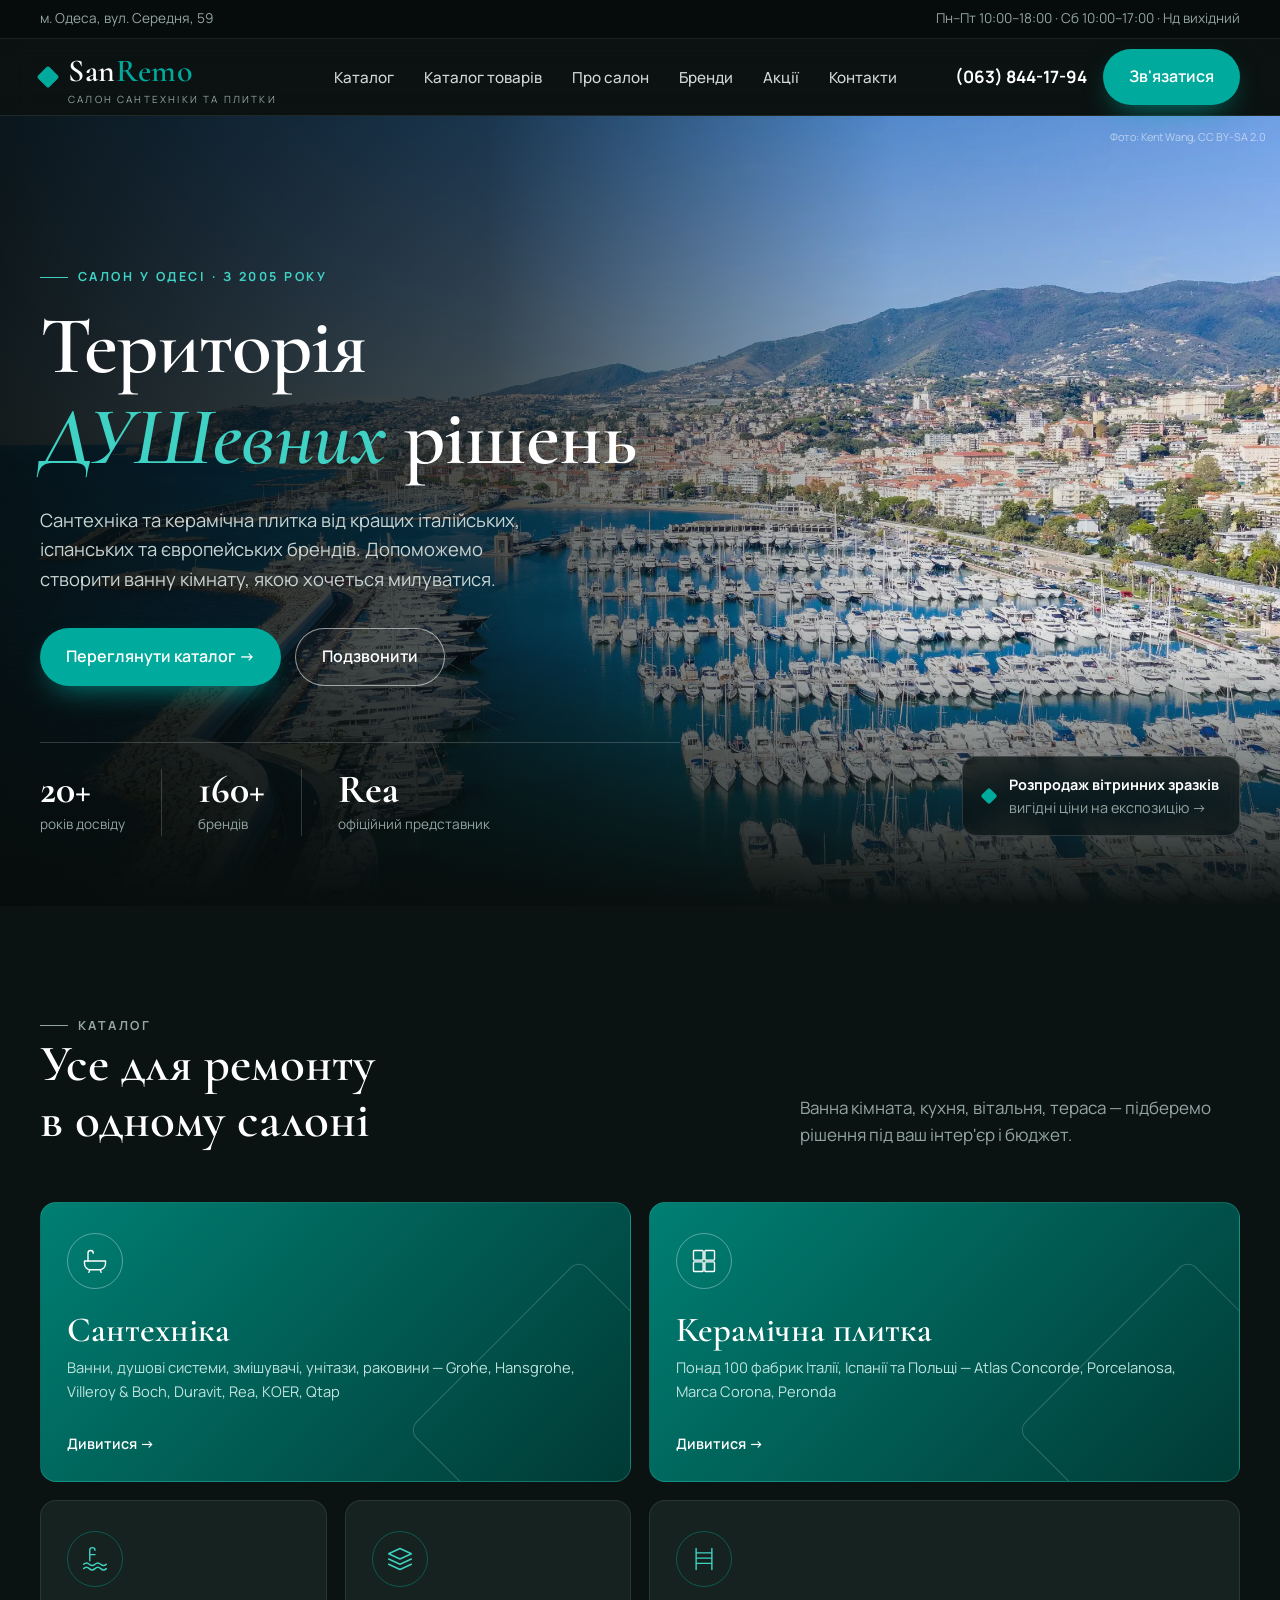
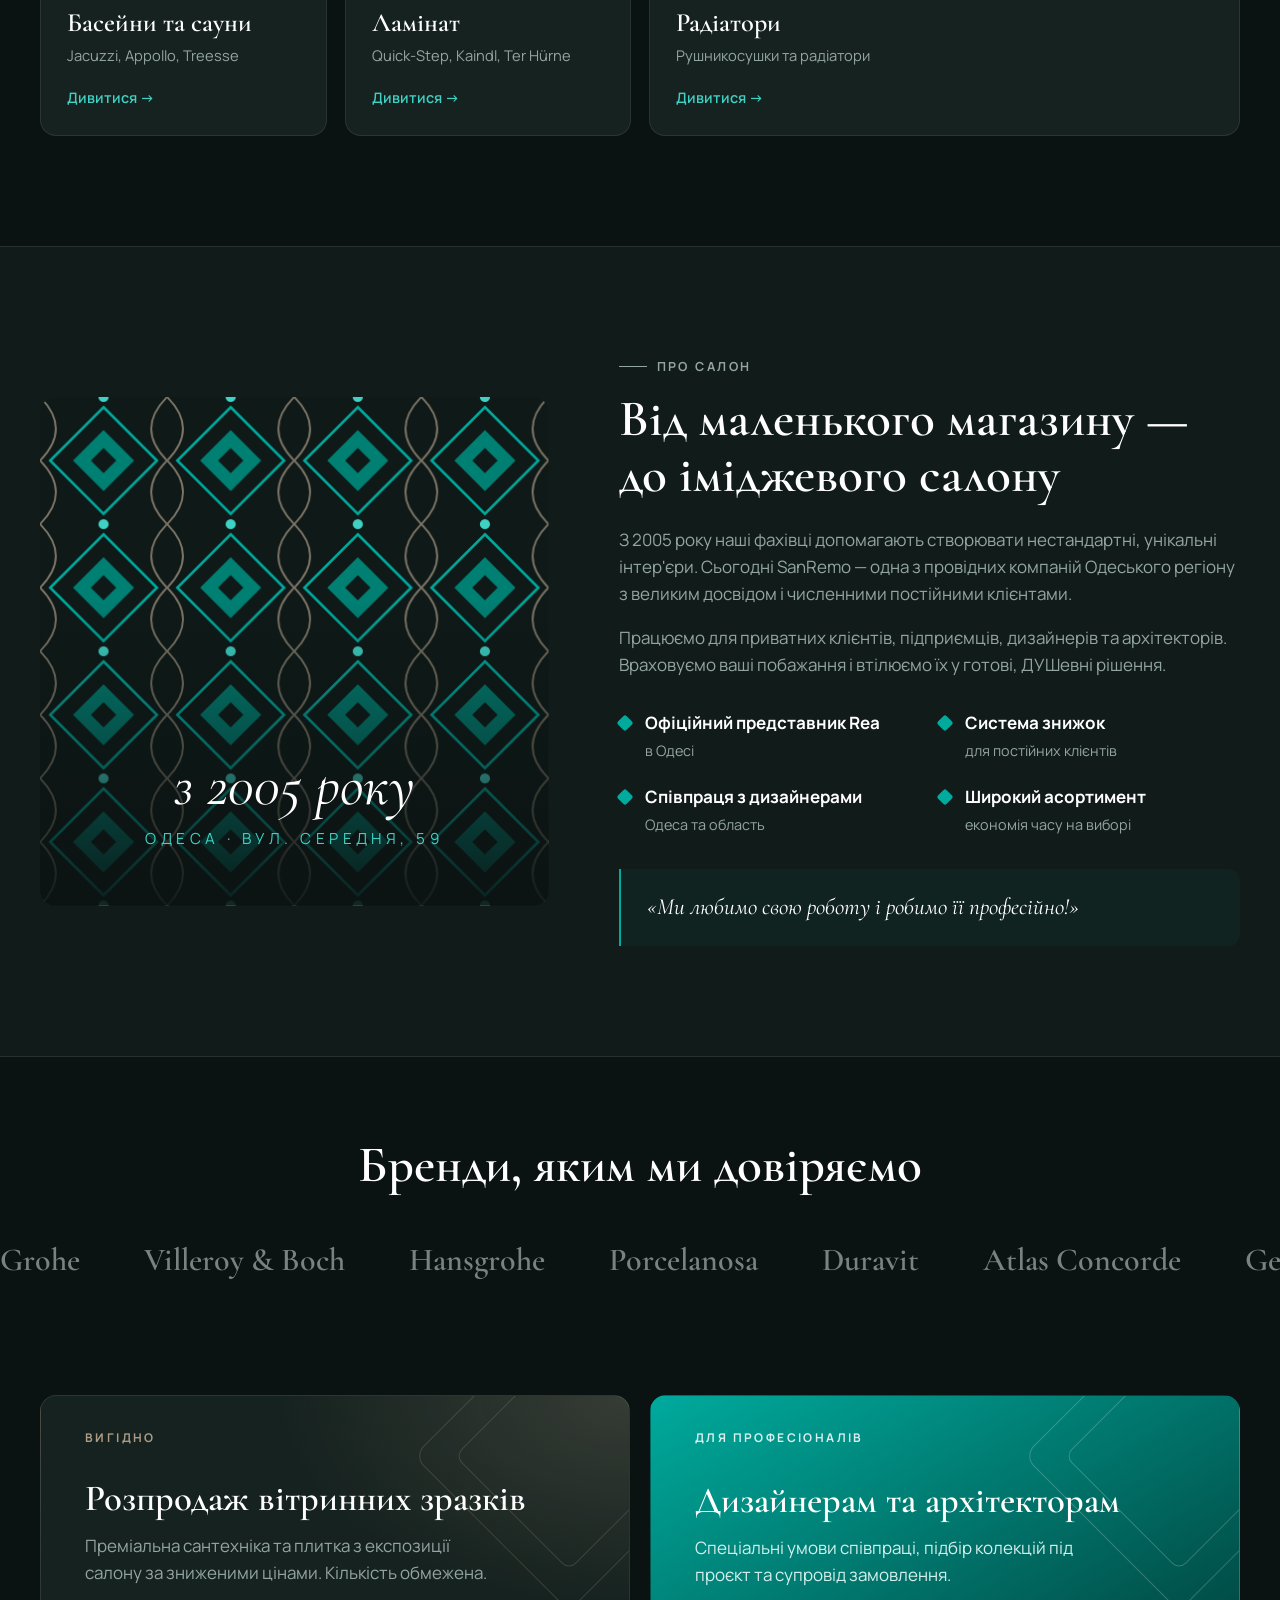
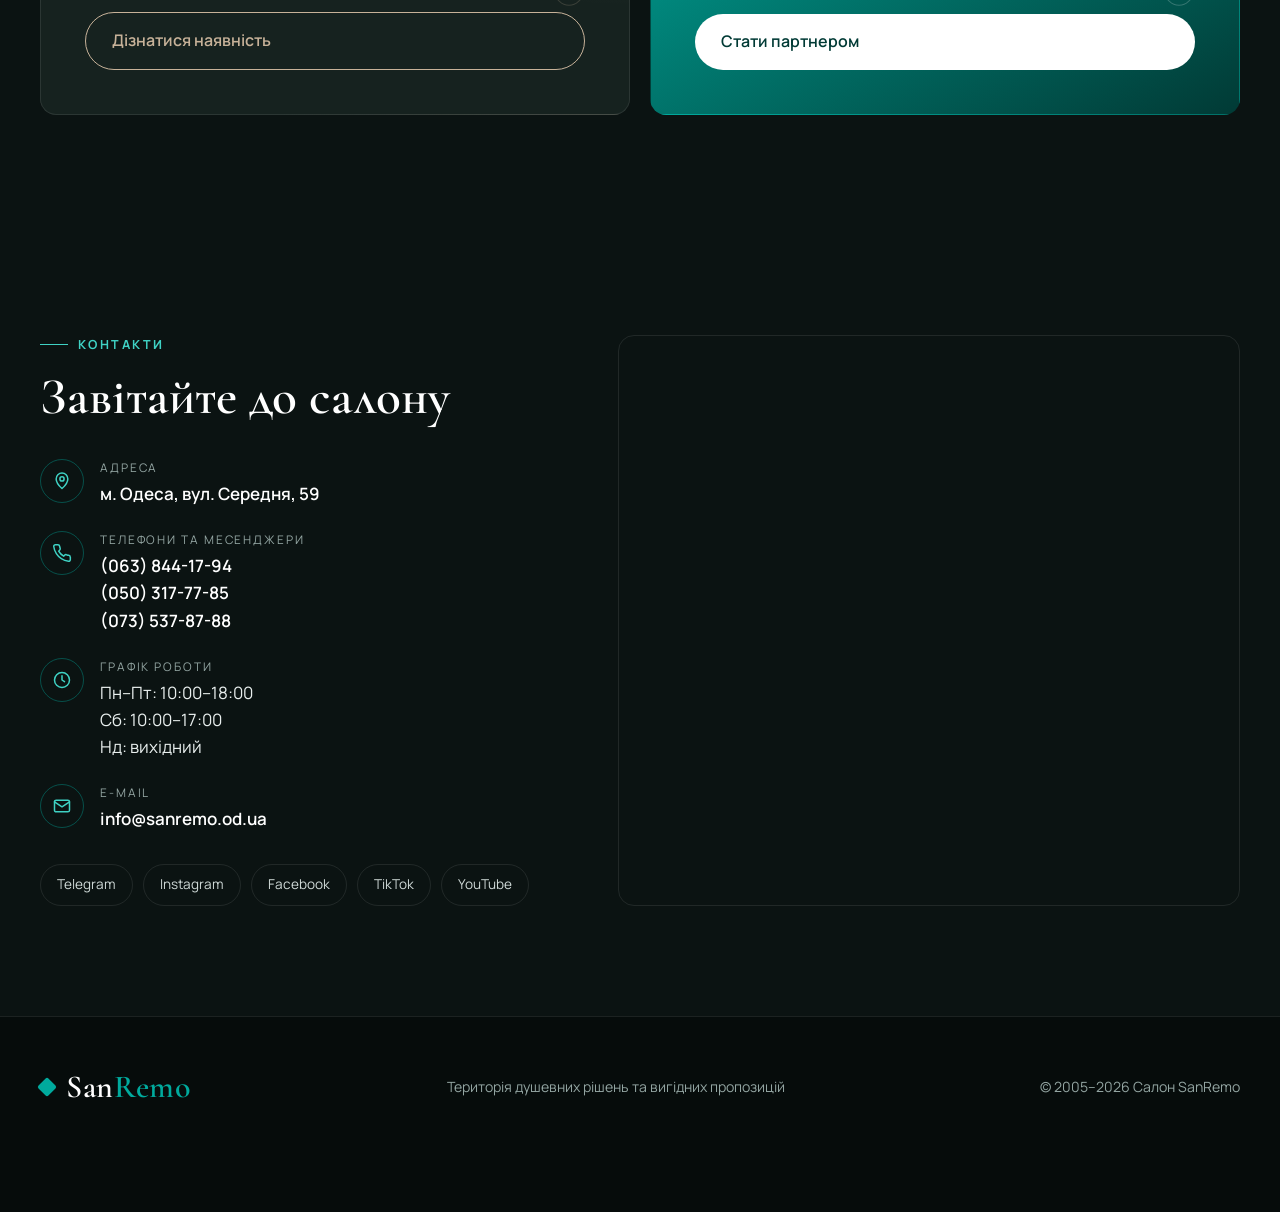
<file: index.html>
<!DOCTYPE html>
<html lang="uk">
<head>
<meta charset="utf-8">
<meta name="robots" content="noindex,nofollow">
<meta name="viewport" content="width=device-width, initial-scale=1">
<title>SanRemo — салон сантехніки та плитки в Одесі</title>
<meta name="description" content="Салон SanRemo в Одесі: сантехніка, керамічна плитка, ламінат, радіатори від кращих світових брендів. Вул. Середня, 59. З 2005 року.">
<meta name="theme-color" content="#0b1312">
<link rel="preconnect" href="https://fonts.googleapis.com">
<link rel="preconnect" href="https://fonts.gstatic.com" crossorigin>
<link href="https://fonts.googleapis.com/css2?family=Cormorant+Garamond:ital,wght@0,500;0,600;1,500&family=Manrope:wght@400;500;600;700&display=swap" rel="stylesheet">
<link rel="preload" as="image" href="assets/hero-portosole.webp">
<link rel="stylesheet" href="assets/site.css?v=3">
</head>
<body>

<div class="topbar">
  <div class="container">
    <span>м. Одеса, вул. Середня, 59</span>
    <span class="hours">Пн–Пт 10:00–18:00 · Сб 10:00–17:00 · Нд вихідний</span>
  </div>
</div>

<header class="site">
  <div class="container">
    <a href="#" class="logo" aria-label="SanRemo — на головну">
      <span class="diamond" style="width:16px;height:16px"></span>
      <div>
        <div class="logo-word">San<span>Remo</span></div>
        <small>салон сантехніки та плитки</small>
      </div>
    </a>
    <nav class="main" id="nav">
      <ul>
        <li><a href="#catalog">Каталог</a></li>
        <li><a href="catalog.html">Каталог товарів</a></li>
        <li><a href="#about">Про салон</a></li>
        <li><a href="#brands">Бренди</a></li>
        <li><a href="#offers">Акції</a></li>
        <li><a href="#contacts">Контакти</a></li>
      </ul>
    </nav>
    <div class="header-call">
      <a class="phone" href="tel:+380638441794">(063) 844-17-94</a>
      <a class="btn btn-primary" href="#contacts">Зв'язатися</a>
      <button class="burger" aria-label="Меню" onclick="document.getElementById('nav').classList.toggle('open')">☰</button>
    </div>
  </div>
</header>

<main>
<section class="hero">
  <div class="hero-bg" role="img" aria-label="Санремо, Лігурійська Рив'єра"></div>
  <a class="photo-credit" href="https://commons.wikimedia.org/wiki/File:Sanremo_-_Portosole.jpg" target="_blank" rel="noopener">Фото: Kent Wang, CC BY-SA 2.0</a>
  <div class="container">
    <div class="hero-inner fade-up">
      <p class="eyebrow">Салон у Одесі · з 2005 року</p>
      <h1>Територія <em>ДУШевних</em> рішень</h1>
      <p class="lead">Сантехніка та керамічна плитка від кращих італійських, іспанських та європейських брендів. Допоможемо створити ванну кімнату, якою хочеться милуватися.</p>
      <div class="actions">
        <a class="btn btn-primary" href="#catalog">Переглянути каталог →</a>
        <a class="btn btn-ghost" href="tel:+380638441794">Подзвонити</a>
      </div>
      <div class="hero-facts">
        <div><b>20+</b><span>років досвіду</span></div>
        <div><b>160+</b><span>брендів</span></div>
        <div><b>Rea</b><span>офіційний представник</span></div>
      </div>
    </div>
    <a class="hero-badge fade-up" href="#offers" style="animation-delay:.4s">
      <span class="diamond"></span>
      <div><b>Розпродаж вітринних зразків</b><br><span>вигідні ціни на експозицію →</span></div>
    </a>
  </div>
</section>

<section id="catalog">
  <div class="container">
    <div class="section-head reveal">
      <div>
        <p class="eyebrow">Каталог</p>
        <h2>Усе для ремонту<br>в одному салоні</h2>
      </div>
      <p>Ванна кімната, кухня, вітальня, тераса — підберемо рішення під ваш інтер'єр і бюджет.</p>
    </div>
    <div class="cats">
      <a href="catalog.html" class="cat big reveal">
        <div class="ico"><svg viewBox="0 0 32 32"><path d="M4 16h24v3a7 7 0 0 1-7 7H11a7 7 0 0 1-7-7z"/><path d="M8 16V7a3 3 0 0 1 6 0"/><path d="M10 26l-1 3M22 26l1 3"/></svg></div>
        <h3>Сантехніка</h3>
        <p>Ванни, душові системи, змішувачі, унітази, раковини — Grohe, Hansgrohe, Villeroy&nbsp;&amp;&nbsp;Boch, Duravit, Rea, KOER, Qtap</p>
        <span class="arrow">Дивитися →</span>
      </a>
      <a href="#" class="cat big reveal">
        <div class="ico"><svg viewBox="0 0 32 32"><rect x="4" y="4" width="11" height="11" rx="1"/><rect x="17" y="4" width="11" height="11" rx="1"/><rect x="4" y="17" width="11" height="11" rx="1"/><rect x="17" y="17" width="11" height="11" rx="1"/></svg></div>
        <h3>Керамічна плитка</h3>
        <p>Понад 100 фабрик Італії, Іспанії та Польщі — Atlas Concorde, Porcelanosa, Marca Corona, Peronda</p>
        <span class="arrow">Дивитися →</span>
      </a>
      <a href="#" class="cat reveal">
        <div class="ico"><svg viewBox="0 0 32 32"><path d="M3 22q3.25-3 6.5 0t6.5 0 6.5 0 6.5 0"/><path d="M3 27q3.25-3 6.5 0t6.5 0 6.5 0 6.5 0"/><path d="M10 18V6a3 3 0 0 1 6 0M10 11h6"/></svg></div>
        <h3>Басейни та сауни</h3><p>Jacuzzi, Appollo, Treesse</p><span class="arrow">Дивитися →</span>
      </a>
      <a href="#" class="cat reveal">
        <div class="ico"><svg viewBox="0 0 32 32"><path d="M3 10l13-6 13 6-13 6z"/><path d="M3 16l13 6 13-6"/><path d="M3 22l13 6 13-6"/></svg></div>
        <h3>Ламінат</h3><p>Quick-Step, Kaindl, Ter Hürne</p><span class="arrow">Дивитися →</span>
      </a>
      <a href="#" class="cat wide reveal">
        <div class="ico"><svg viewBox="0 0 32 32"><path d="M7 4v24M25 4v24M7 9h18M7 15h18M7 21h18"/></svg></div>
        <h3>Радіатори</h3><p>Рушникосушки та радіатори</p><span class="arrow">Дивитися →</span>
      </a>
    </div>
  </div>
</section>

<section class="about" id="about">
  <div class="container">
    <div class="about-art reveal">
      <svg viewBox="0 0 400 400" aria-hidden="true">
        <defs>
          <pattern id="tile" width="100" height="100" patternUnits="userSpaceOnUse">
            <rect width="100" height="100" fill="#0e1918"/>
            <path d="M50 8 L92 50 L50 92 L8 50Z" fill="none" stroke="#00aa9d" stroke-width="2"/>
            <path d="M50 26 L74 50 L50 74 L26 50Z" fill="#007f73"/>
            <path d="M50 40 L60 50 L50 60 L40 50Z" fill="#0e1918"/>
            <path d="M0 0 Q25 25 0 50 M100 0 Q75 25 100 50 M0 100 Q25 75 0 50 M100 100 Q75 75 100 50" fill="none" stroke="#c7b299" stroke-width="1.5" opacity=".6"/>
            <circle cx="50" cy="0" r="4" fill="#3fd2c4"/><circle cx="50" cy="100" r="4" fill="#3fd2c4"/>
          </pattern>
          <linearGradient id="fade" x1="0" y1="0" x2="0" y2="1"><stop offset=".4" stop-color="#0b1312" stop-opacity="0"/><stop offset="1" stop-color="#0b1312" stop-opacity=".9"/></linearGradient>
        </defs>
        <rect width="400" height="400" fill="url(#tile)"/>
        <rect width="400" height="400" fill="url(#fade)"/>
        <text x="200" y="320" text-anchor="middle" font-family="Cormorant Garamond, serif" font-size="46" fill="#fff" font-style="italic">з 2005 року</text>
        <text x="200" y="352" text-anchor="middle" font-family="Manrope, sans-serif" font-size="12" letter-spacing="3.5" fill="#3fd2c4">ОДЕСА · ВУЛ. СЕРЕДНЯ, 59</text>
      </svg>
    </div>
    <div class="reveal">
      <p class="eyebrow">Про салон</p>
      <h2>Від маленького магазину — до іміджевого салону</h2>
      <p style="margin-top:22px">З 2005 року наші фахівці допомагають створювати нестандартні, унікальні інтер'єри. Сьогодні SanRemo — одна з провідних компаній Одеського регіону з великим досвідом і численними постійними клієнтами.</p>
      <p>Працюємо для приватних клієнтів, підприємців, дизайнерів та архітекторів. Враховуємо ваші побажання і втілюємо їх у готові, ДУШевні рішення.</p>
      <div class="perks">
        <div class="perk"><span class="diamond"></span><div><b>Офіційний представник Rea</b><span>в Одесі</span></div></div>
        <div class="perk"><span class="diamond"></span><div><b>Система знижок</b><span>для постійних клієнтів</span></div></div>
        <div class="perk"><span class="diamond"></span><div><b>Співпраця з дизайнерами</b><span>Одеса та область</span></div></div>
        <div class="perk"><span class="diamond"></span><div><b>Широкий асортимент</b><span>економія часу на виборі</span></div></div>
      </div>
      <div class="quote">«Ми любимо свою роботу і робимо її професійно!»</div>
    </div>
  </div>
</section>

<div class="brands" id="brands">
  <h2 class="reveal">Бренди, яким ми довіряємо</h2>
  <div class="marquee" aria-label="Бренди">
    <span>Grohe</span><span>Villeroy &amp; Boch</span><span>Hansgrohe</span><span>Porcelanosa</span><span>Duravit</span><span>Atlas Concorde</span><span>Geberit</span><span>Marca Corona</span><span>Rea</span><span>Laufen</span><span>Ravak</span><span>Peronda</span><span>Kaldewei</span><span>Ragno</span><span>Gessi</span><span>Quick-Step</span>
    <span aria-hidden="true">Grohe</span><span aria-hidden="true">Villeroy &amp; Boch</span><span aria-hidden="true">Hansgrohe</span><span aria-hidden="true">Porcelanosa</span><span aria-hidden="true">Duravit</span><span aria-hidden="true">Atlas Concorde</span><span aria-hidden="true">Geberit</span><span aria-hidden="true">Marca Corona</span><span aria-hidden="true">Rea</span><span aria-hidden="true">Laufen</span><span aria-hidden="true">Ravak</span><span aria-hidden="true">Peronda</span><span aria-hidden="true">Kaldewei</span><span aria-hidden="true">Ragno</span><span aria-hidden="true">Gessi</span><span aria-hidden="true">Quick-Step</span>
  </div>
</div>

<section class="offers" id="offers">
  <div class="container">
    <div class="grid">
      <div class="offer sale reveal">
        <span class="tag">Вигідно</span><span class="shape" style="color:var(--sand)"></span>
        <h3>Розпродаж вітринних зразків</h3>
        <p>Преміальна сантехніка та плитка з експозиції салону за зниженими цінами. Кількість обмежена.</p>
        <a class="btn" href="#contacts">Дізнатися наявність</a>
      </div>
      <div class="offer design reveal">
        <span class="tag">Для професіоналів</span><span class="shape" style="color:#fff"></span>
        <h3>Дизайнерам та архітекторам</h3>
        <p>Спеціальні умови співпраці, підбір колекцій під проєкт та супровід замовлення.</p>
        <a class="btn" href="#contacts">Стати партнером</a>
      </div>
    </div>
  </div>
</section>

<section class="contacts" id="contacts">
  <div class="container">
    <div class="reveal">
      <p class="eyebrow">Контакти</p>
      <h2>Завітайте до салону</h2>
      <ul class="c-list">
        <li><span class="c-ico"><svg viewBox="0 0 24 24"><path d="M12 21s-7-6.2-7-11.5A7 7 0 0 1 19 9.5C19 14.8 12 21 12 21z"/><circle cx="12" cy="9.5" r="2.5"/></svg></span>
          <div><span class="lbl">Адреса</span><a href="https://maps.google.com/?q=46.4810,30.6858" target="_blank" rel="noopener">м. Одеса, вул. Середня, 59</a></div></li>
        <li><span class="c-ico"><svg viewBox="0 0 24 24"><path d="M22 16.9v3a2 2 0 0 1-2.2 2 19.8 19.8 0 0 1-8.6-3.1 19.5 19.5 0 0 1-6-6A19.8 19.8 0 0 1 2.1 4.2 2 2 0 0 1 4.1 2h3a2 2 0 0 1 2 1.7c.1.9.4 1.8.7 2.7a2 2 0 0 1-.5 2.1L8 9.8a16 16 0 0 0 6 6l1.3-1.3a2 2 0 0 1 2.1-.4c.9.3 1.8.6 2.7.7a2 2 0 0 1 1.7 2z"/></svg></span>
          <div><span class="lbl">Телефони та месенджери</span>
            <a href="tel:+380638441794">(063) 844-17-94</a><br>
            <a href="tel:+380503177785">(050) 317-77-85</a><br>
            <a href="tel:+380735378788">(073) 537-87-88</a></div></li>
        <li><span class="c-ico"><svg viewBox="0 0 24 24"><circle cx="12" cy="12" r="9"/><path d="M12 7v5l3 2"/></svg></span>
          <div><span class="lbl">Графік роботи</span>Пн–Пт: 10:00–18:00<br>Сб: 10:00–17:00<br>Нд: вихідний</div></li>
        <li><span class="c-ico"><svg viewBox="0 0 24 24"><rect x="3" y="5" width="18" height="14" rx="2"/><path d="M3 7l9 6 9-6"/></svg></span>
          <div><span class="lbl">E-mail</span><a href="mailto:info@sanremo.od.ua">info@sanremo.od.ua</a></div></li>
      </ul>
      <div class="socials">
        <a href="https://t.me/SanRemoSalon" target="_blank" rel="noopener">Telegram</a>
        <a href="https://www.instagram.com/sanremosalonodessa/" target="_blank" rel="noopener">Instagram</a>
        <a href="https://www.facebook.com/SanRemoSalon/" target="_blank" rel="noopener">Facebook</a>
        <a href="https://www.tiktok.com/@sanremoodessa" target="_blank" rel="noopener">TikTok</a>
        <a href="https://www.youtube.com/channel/UC9g-m-mnoXyHTaE0ulPIWzg" target="_blank" rel="noopener">YouTube</a>
      </div>
    </div>
    <div class="map reveal">
      <iframe loading="lazy" title="Салон SanRemo на карті" referrerpolicy="no-referrer-when-downgrade"
        src="https://www.google.com/maps/embed?pb=!1m18!1m12!1m3!1d2747.3670692710625!2d30.68579541559191!3d46.4810435791261!2m3!1f0!2f0!3f0!3m2!1i1024!2i768!4f13.1!3m3!1m2!1s0x40c631fe4cbe7067%3A0xa189ee308e5d929a!2z0KHQsNC70L7QvSAi0KHQsNC9INCg0LXQvNC-Ig!5e0!3m2!1suk!2sua!4v1509535444289"></iframe>
    </div>
  </div>
</section>
</main>

<footer>
  <div class="container">
    <div class="logo"><span class="diamond" style="width:14px;height:14px"></span><span class="logo-word">San<span>Remo</span></span></div>
    <span>Територія душевних рішень та вигідних пропозицій</span>
    <span>© 2005–<span id="y">2026</span> Салон SanRemo</span>
  </div>
</footer>

<nav class="callbar" aria-label="Швидкий зв'язок">
  <a href="tel:+380638441794"><svg viewBox="0 0 24 24"><path d="M22 16.9v3a2 2 0 0 1-2.2 2 19.8 19.8 0 0 1-8.6-3.1 19.5 19.5 0 0 1-6-6A19.8 19.8 0 0 1 2.1 4.2 2 2 0 0 1 4.1 2h3a2 2 0 0 1 2 1.7c.1.9.4 1.8.7 2.7a2 2 0 0 1-.5 2.1L8 9.8a16 16 0 0 0 6 6l1.3-1.3a2 2 0 0 1 2.1-.4c.9.3 1.8.6 2.7.7a2 2 0 0 1 1.7 2z"/></svg>Подзвонити</a>
  <a href="https://t.me/SanRemoSalon"><svg viewBox="0 0 24 24"><path d="M21 4L3 11l6 2 2 6 3-4 5 4z"/><path d="M9 13l12-9"/></svg>Telegram</a>
  <a href="https://maps.google.com/?q=46.4810,30.6858"><svg viewBox="0 0 24 24"><path d="M12 21s-7-6.2-7-11.5A7 7 0 0 1 19 9.5C19 14.8 12 21 12 21z"/><circle cx="12" cy="9.5" r="2.5"/></svg>Маршрут</a>
</nav>

<script>
document.getElementById('y').textContent=new Date().getFullYear();
const io=new IntersectionObserver(es=>es.forEach(e=>{if(e.isIntersecting){e.target.classList.add('in');io.unobserve(e.target)}}),{threshold:.12});
document.querySelectorAll('.reveal').forEach(el=>io.observe(el));
document.querySelectorAll('#nav a').forEach(a=>a.addEventListener('click',()=>document.getElementById('nav').classList.remove('open')));
</script>
</body>
</html>
</file>
<file: assets/site.css>
:root{
  --black:#0b1312;      /* основний фон */
  --black-2:#111b1a;    /* друга секція */
  --card:#16221f;       /* картки */
  --line:rgba(255,255,255,.09);
  --teal:#00aa9d;       /* фірмова бірюза зі старого сайту */
  --teal-light:#3fd2c4;
  --teal-deep:#007f73;
  --teal-dark:#013a35;
  --sand:#c7b299;       /* стриманий бежевий акцент зі старого сайту */
  --text:#e9efee;
  --muted:#93a5a2;
  --radius:16px;
  --serif:'Cormorant Garamond',Georgia,serif;
  --sans:'Manrope',system-ui,sans-serif;
}
*{box-sizing:border-box}
html{scroll-behavior:smooth;background:var(--black)}
body{margin:0;font-family:var(--sans);color:var(--text);background:var(--black);font-size:17px;line-height:1.6;-webkit-font-smoothing:antialiased}
img{max-width:100%;display:block}
a{color:inherit}
.container{width:min(1200px,100% - 40px);margin-inline:auto}
h1,h2,h3{font-family:var(--serif);font-weight:600;line-height:1.1;margin:0;color:#fff}
h2{font-size:clamp(2.1rem,4vw,3.2rem)}
.eyebrow{font-size:.78rem;letter-spacing:.2em;text-transform:uppercase;color:var(--teal-light);font-weight:700;margin:0 0 14px;display:flex;align-items:center;gap:10px}
.eyebrow::before{content:"";width:28px;height:1px;background:currentColor}
.btn{display:inline-flex;align-items:center;gap:10px;padding:15px 26px;border-radius:999px;font-weight:600;text-decoration:none;font-size:1rem;transition:transform .2s,background .2s,box-shadow .2s,color .2s;border:0;cursor:pointer}
.btn:hover{transform:translateY(-2px)}
.btn-primary{background:var(--teal);color:#fff;box-shadow:0 12px 30px -12px rgba(0,170,157,.8)}
.btn-primary:hover{background:var(--teal-light);color:var(--black)}
.btn-ghost{border:1.5px solid rgba(255,255,255,.55);color:#fff;background:rgba(255,255,255,.04);backdrop-filter:blur(6px)}
.btn-ghost:hover{background:#fff;color:var(--black)}
.diamond{display:inline-block;width:12px;height:12px;background:var(--teal);transform:rotate(45deg);border-radius:2px;flex:none}

/* Topbar + header */
.topbar{background:#060c0b;color:var(--muted);font-size:.85rem;border-bottom:1px solid var(--line)}
.topbar .container{display:flex;justify-content:space-between;gap:16px;padding:8px 0;flex-wrap:wrap}
header.site{position:sticky;top:0;z-index:50;background:rgba(11,19,18,.82);backdrop-filter:blur(14px);border-bottom:1px solid var(--line)}
header.site .container{display:flex;align-items:center;justify-content:space-between;gap:20px;height:76px}
.logo{display:flex;align-items:center;gap:12px;text-decoration:none}
.logo-word{font-family:var(--serif);font-size:2rem;font-weight:600;color:#fff;letter-spacing:.02em}
.logo-word span{color:var(--teal)}
.logo small{display:block;font-family:var(--sans);font-size:.62rem;letter-spacing:.22em;text-transform:uppercase;color:var(--muted);margin-top:-4px}
nav.main ul{display:flex;gap:30px;list-style:none;margin:0;padding:0}
nav.main a{text-decoration:none;font-weight:500;font-size:.95rem;position:relative;color:#cfd9d7}
nav.main a:hover{color:#fff}
nav.main a::after{content:"";position:absolute;left:0;bottom:-6px;height:2px;width:0;background:var(--teal);transition:width .25s}
nav.main a:hover::after{width:100%}
.header-call{display:flex;align-items:center;gap:16px}
.header-call .phone{font-weight:700;text-decoration:none;color:#fff}
.burger{display:none;background:none;border:0;font-size:1.6rem;color:#fff;cursor:pointer}

/* Hero з фото */
.hero{position:relative;min-height:calc(100vh - 110px);min-height:calc(100svh - 110px);display:flex;align-items:flex-end;padding:120px 0 70px;overflow:hidden;isolation:isolate}
.hero-bg{position:absolute;inset:0;z-index:-2;background:url(hero-portosole.webp) center 55%/cover no-repeat;transform:scale(1.06);animation:drift 24s ease-in-out infinite alternate}
@keyframes drift{to{transform:scale(1.12) translate(-1.5%,-1%)}}
.hero::before{content:"";position:absolute;inset:0;z-index:-1;background:
  linear-gradient(90deg,rgba(6,12,11,.92) 0%,rgba(6,12,11,.7) 38%,rgba(6,12,11,.15) 70%,rgba(6,12,11,.05) 100%),
  linear-gradient(0deg,var(--black) 0%,rgba(11,19,18,0) 35%)}
.hero-inner{max-width:640px}
.hero h1{font-size:clamp(2.9rem,6.4vw,5.6rem);letter-spacing:-.01em}
.hero h1 em{font-style:italic;color:var(--teal-light)}
.hero p.lead{font-size:1.15rem;color:#c8d4d2;max-width:520px;margin:24px 0 34px}
.hero .actions{display:flex;gap:14px;flex-wrap:wrap}
.hero-facts{display:flex;gap:0;margin-top:56px;flex-wrap:wrap;border-top:1px solid rgba(255,255,255,.18);padding-top:26px}
.hero-facts div{padding-right:36px;margin-right:36px;border-right:1px solid rgba(255,255,255,.18)}
.hero-facts div:last-child{border:0;margin:0;padding:0}
.hero-facts b{display:block;font-family:var(--serif);font-size:2.5rem;color:#fff;line-height:1}
.hero-facts span{font-size:.85rem;color:var(--muted)}
.hero-badge{position:absolute;right:max(20px,calc((100% - 1200px)/2));bottom:70px;background:rgba(11,19,18,.72);backdrop-filter:blur(12px);border:1px solid rgba(255,255,255,.14);border-radius:14px;padding:16px 20px;display:flex;gap:14px;align-items:center;font-size:.9rem;max-width:280px;text-decoration:none}
.hero-badge:hover{border-color:var(--teal)}
.hero-badge b{color:#fff}
.hero-badge span{color:var(--muted)}
.photo-credit{position:absolute;right:14px;top:12px;font-size:.68rem;color:rgba(255,255,255,.55);text-decoration:none}
.photo-credit:hover{color:#fff}

/* Секції */
section{padding:110px 0}
.section-head{display:flex;justify-content:space-between;align-items:end;gap:30px;margin-bottom:54px;flex-wrap:wrap}
.section-head p{max-width:440px;color:var(--muted);margin:0}

/* Категорії */
.cats{display:grid;grid-template-columns:repeat(4,1fr);gap:18px}
.cat{position:relative;background:var(--card);border:1px solid var(--line);border-radius:var(--radius);padding:30px 26px 26px;text-decoration:none;transition:transform .25s,border-color .25s,background .25s;overflow:hidden;min-height:220px;display:flex;flex-direction:column}
.cat:hover{transform:translateY(-6px);border-color:rgba(0,170,157,.6);background:#1a2926}
.cat .ico{width:56px;height:56px;border-radius:50%;display:grid;place-items:center;border:1px solid rgba(0,170,157,.4);margin-bottom:22px;transition:background .25s}
.cat:hover .ico{background:var(--teal)}
.cat .ico svg{width:28px;height:28px;stroke:var(--teal-light);fill:none;stroke-width:1.6;stroke-linecap:round;stroke-linejoin:round;transition:stroke .25s}
.cat:hover .ico svg{stroke:#fff}
.cat h3{font-size:1.65rem;margin-bottom:6px}
.cat p{margin:0;color:var(--muted);font-size:.92rem}
.cat .arrow{margin-top:auto;padding-top:18px;color:var(--teal-light);font-weight:600;font-size:.9rem}
.cat.big{grid-column:span 2;min-height:280px;background:linear-gradient(135deg,var(--teal-deep),var(--teal-dark));border-color:rgba(63,210,196,.25)}
.cat.big::after{content:"";position:absolute;right:-70px;bottom:-70px;width:240px;height:240px;border:1px solid rgba(255,255,255,.18);transform:rotate(45deg);border-radius:12px}
.cat.big h3{font-size:2.2rem}
.cat.big p{color:#bfe3df}
.cat.big .ico{border-color:rgba(255,255,255,.35)}
.cat.big .ico svg{stroke:#fff}
.cat.big .arrow{color:#fff}
.cat.wide{grid-column:span 2}

/* Про салон */
.about{background:var(--black-2);border-block:1px solid var(--line)}
.about .container{display:grid;grid-template-columns:.9fr 1.1fr;gap:70px;align-items:center}
.about-art{position:relative;aspect-ratio:1;border-radius:var(--radius);overflow:hidden}
.about-art svg{width:100%;height:100%;display:block}
.about p{color:var(--muted)}
.perks{display:grid;grid-template-columns:1fr 1fr;gap:20px;margin-top:30px}
.perk{display:flex;gap:14px;align-items:flex-start}
.perk .diamond{margin-top:8px}
.perk b{display:block;color:#fff}
.perk span{font-size:.9rem;color:var(--muted)}
.quote{margin-top:32px;padding:20px 26px;border-left:2px solid var(--teal);background:rgba(0,170,157,.06);border-radius:0 12px 12px 0;font-family:var(--serif);font-size:1.45rem;font-style:italic;color:#fff}

/* Бренди */
.brands{padding:80px 0;overflow:hidden}
.brands h2{text-align:center;margin-bottom:40px}
.marquee{display:flex;gap:64px;width:max-content;animation:scroll 45s linear infinite}
.marquee span{font-family:var(--serif);font-size:2rem;color:#d4dedc;opacity:.55;white-space:nowrap;font-weight:600;transition:opacity .2s,color .2s}
.marquee span:hover{opacity:1;color:var(--teal-light)}
.brands:hover .marquee{animation-play-state:paused}
@keyframes scroll{to{transform:translateX(-50%)}}

/* Пропозиції */
.offers{padding-top:30px}
.offers .grid{display:grid;grid-template-columns:1fr 1fr;gap:20px}
.offer{border-radius:var(--radius);padding:44px;position:relative;overflow:hidden;min-height:320px;display:flex;flex-direction:column;justify-content:flex-end;border:1px solid var(--line)}
.offer h3{font-size:2.3rem;margin-bottom:12px}
.offer p{margin:0 0 26px;max-width:420px}
.offer.sale{background:radial-gradient(500px 300px at 100% 0%,rgba(199,178,153,.18),transparent 70%),var(--card)}
.offer.sale p{color:var(--muted)}
.offer.sale .tag{color:var(--sand)}
.offer.design{background:linear-gradient(150deg,var(--teal),var(--teal-dark));border-color:transparent}
.offer.design p{color:#d4f0ec}
.offer .tag{position:absolute;top:32px;left:44px;font-size:.75rem;letter-spacing:.2em;text-transform:uppercase;font-weight:700;color:#fff;opacity:.85}
.offer .shape{position:absolute;right:-50px;top:-50px;width:220px;height:220px;border:1px solid currentColor;opacity:.2;transform:rotate(45deg);border-radius:14px}
.offer .shape::after{content:"";position:absolute;inset:28px;border:1px solid currentColor;border-radius:10px}
.offer.sale .btn{background:transparent;border:1.5px solid var(--sand);color:var(--sand)}
.offer.sale .btn:hover{background:var(--sand);color:var(--black)}
.offer.design .btn{background:#fff;color:var(--teal-dark)}

/* Контакти */
.contacts .container{display:grid;grid-template-columns:1fr 1.2fr;gap:60px;align-items:stretch}
.c-list{list-style:none;padding:0;margin:34px 0 0;display:grid;gap:24px}
.c-list li{display:flex;gap:16px}
.c-list .lbl{font-size:.74rem;letter-spacing:.16em;text-transform:uppercase;color:var(--muted);display:block;margin-bottom:2px}
.c-list a{text-decoration:none;color:#fff;font-weight:600}
.c-list a:hover{color:var(--teal-light)}
.c-ico{flex:none;width:44px;height:44px;border-radius:50%;border:1px solid rgba(0,170,157,.4);display:grid;place-items:center}
.c-ico svg{width:20px;height:20px;stroke:var(--teal-light);fill:none;stroke-width:1.8;stroke-linecap:round;stroke-linejoin:round}
.socials{display:flex;gap:10px;margin-top:32px;flex-wrap:wrap}
.socials a{padding:9px 16px;border:1px solid var(--line);border-radius:999px;text-decoration:none;font-size:.85rem;color:#cfd9d7;transition:all .2s}
.socials a:hover{border-color:var(--teal);color:#fff;background:rgba(0,170,157,.12)}
.map{border-radius:var(--radius);overflow:hidden;min-height:440px;border:1px solid var(--line)}
.map iframe{width:100%;height:100%;border:0;min-height:440px;filter:grayscale(.6) invert(.92) hue-rotate(180deg) contrast(.9)}

footer{background:#060c0b;color:var(--muted);padding:44px 0 100px;font-size:.88rem;border-top:1px solid var(--line)}
footer .container{display:flex;justify-content:space-between;gap:30px;flex-wrap:wrap;align-items:center}

.callbar{display:none}

.fade-up{animation:fadeUp 1s ease both}
@keyframes fadeUp{from{opacity:0;transform:translateY(24px)}}
.reveal{opacity:0;transform:translateY(24px);transition:opacity .8s ease,transform .8s ease}
.reveal.in{opacity:1;transform:none}
@media (prefers-reduced-motion:reduce){.reveal{opacity:1;transform:none}.marquee,.hero-bg{animation:none}}

@media (max-width:980px){
  nav.main,.header-call .btn{display:none}
  .burger{display:block}
  nav.main.open{display:block;position:absolute;top:76px;left:0;right:0;background:var(--black);border-bottom:1px solid var(--line);padding:20px}
  nav.main.open ul{flex-direction:column;gap:16px}
  .about .container,.contacts .container{grid-template-columns:1fr}
  .cats{grid-template-columns:1fr 1fr}
  .offers .grid{grid-template-columns:1fr}
  .hero-badge{position:relative;right:auto;bottom:auto;margin-top:30px}
  .hero .container{display:flex;flex-direction:column}
}
@media (max-width:600px){
  body{font-size:16px}
  section{padding:76px 0}
  .topbar .hours{display:none}
  .header-call .phone{display:none}
  .hero{padding:90px 0 50px;min-height:auto}
  .hero::before{background:linear-gradient(180deg,rgba(6,12,11,.55) 0%,rgba(6,12,11,.85) 55%,var(--black) 100%)}
  .hero-facts{display:grid;grid-template-columns:repeat(3,1fr);margin-top:40px}
  .hero-facts div{padding:0 10px 0 0;margin:0 10px 0 0}
  .hero-facts b{font-size:1.8rem}
  .hero-facts span{font-size:.75rem;display:block;line-height:1.3;margin-top:4px}
  .cats{grid-template-columns:1fr}
  .cat.big,.cat.wide{grid-column:auto}
  .perks{grid-template-columns:1fr}
  .offer{padding:32px}
  .offer .tag{left:32px}
  .callbar{display:grid;grid-template-columns:1fr 1fr 1fr;position:fixed;bottom:0;left:0;right:0;z-index:60;background:rgba(11,19,18,.96);backdrop-filter:blur(10px);border-top:1px solid var(--line)}
  .callbar a{display:flex;flex-direction:column;align-items:center;gap:2px;padding:10px 0 12px;text-decoration:none;font-size:.75rem;font-weight:600;color:#cfd9d7}
  .callbar a:first-child{background:var(--teal);color:#fff}
  .callbar svg{width:22px;height:22px;stroke:currentColor;fill:none;stroke-width:1.8;stroke-linecap:round;stroke-linejoin:round}
}
nav.main a,.header-call .phone{white-space:nowrap}
@media (max-width:1180px) and (min-width:981px){nav.main ul{gap:18px}.header-call .phone{display:none}}
</file>
